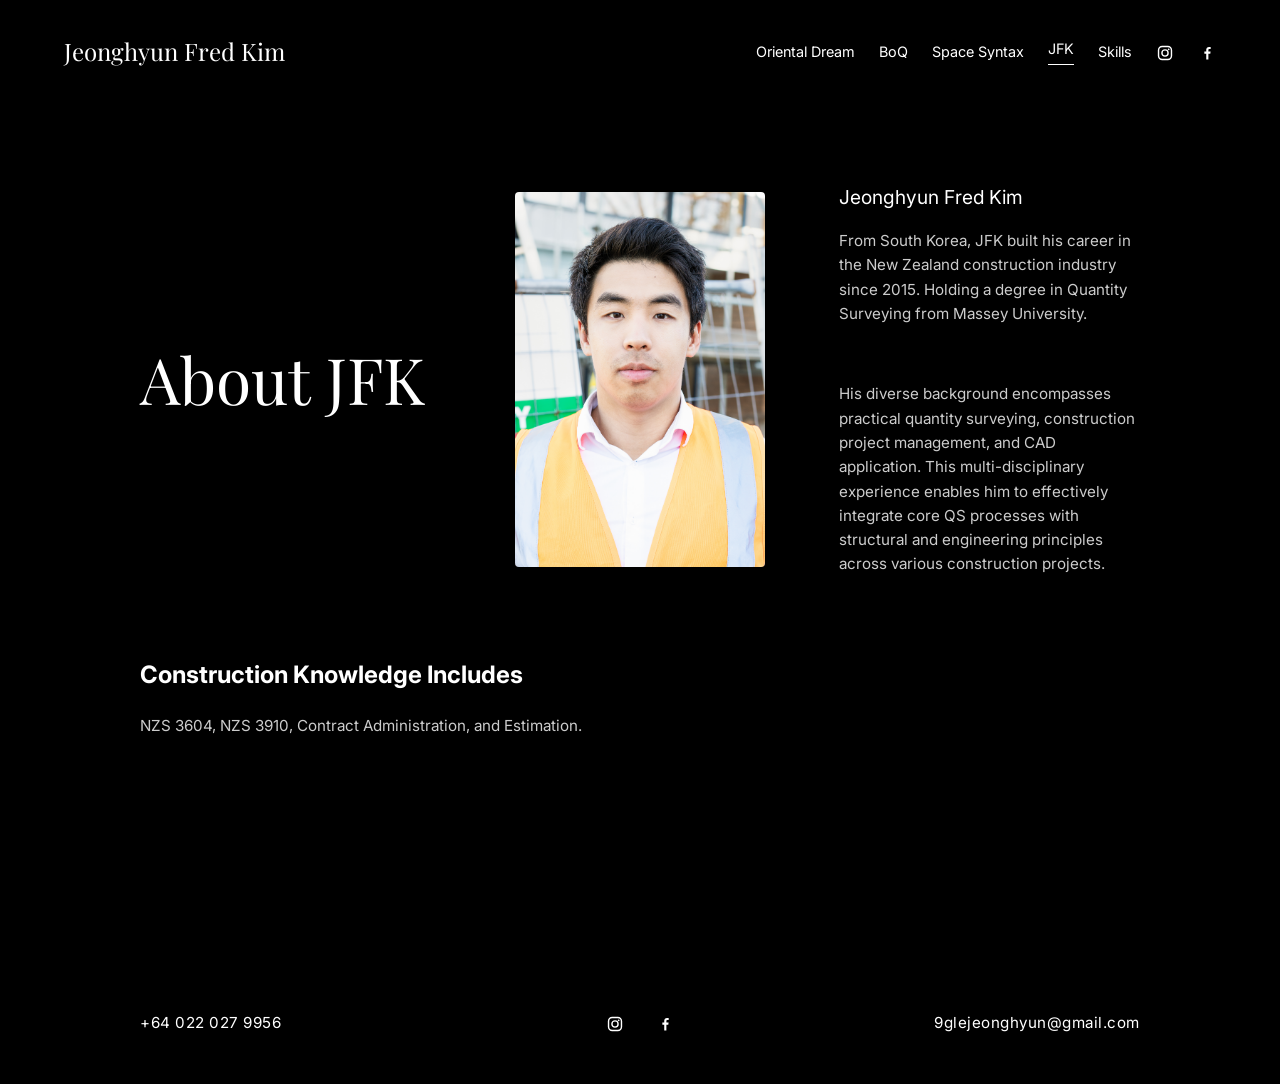
<file: index.html>
<!DOCTYPE html>
<html lang="en">
<head>
    <meta charset="UTF-8">
    <meta name="viewport" content="width=device-width, initial-scale=1.0, maximum-scale=5.0">
    <title>JFK — Jeonghyun Fred Kim</title>
    
    <meta name="description" content="Jeonghyun Fred Kim - Quantity Surveyor and Construction Professional in New Zealand.">
    <meta name="theme-color" content="#000000">

    <!-- 4. Favicon SVG 파일 연결 -->
    <link rel="icon" href="jfklogo.svg" type="image/svg+xml">
    <link rel="apple-touch-icon" href="jfklogo.svg">

    <link rel="stylesheet" href="style.css">
</head>
<body>

    <header>
        <a href="index.html" class="logo">Jeonghyun Fred Kim</a>
        <nav>
            <a href="oriental-dream.html">Oriental Dream</a>
            <a href="boq.html">BoQ</a>
            <a href="space-syntax.html">Space Syntax</a>
            <a href="index.html" class="active">JFK</a>
            <a href="skills.html">Skills</a>
            
            <!-- 3. 페이스북 & 인스타그램 로고 SVG 및 링크 (target="_blank"로 새창열기) -->
            <a href="https://www.instagram.com/gim_jeonghyun/" target="_blank" rel="noopener noreferrer" aria-label="Instagram">
                <img src="instagramlogo.svg" alt="Instagram" class="social-icon">
            </a>
            <a href="https://www.facebook.com/jeonghyunny" target="_blank" rel="noopener noreferrer" aria-label="Facebook">
                <img src="facebooklogo.svg" alt="Facebook" class="social-icon">
            </a>
        </nav>
    </header>

    <main>
        <section class="profile-section">
            <h1 class="page-title">About JFK</h1>
            
            <!-- 2. 프로필 사진 활용 (기존 화면과 동일한 레이아웃 적용) -->
            <div class="image-wrapper">
                <img src="profile.jpg" alt="Jeonghyun Fred Kim">
            </div>

            <div class="profile-text">
                <h2>Jeonghyun Fred Kim</h2>
                
                <!-- 1. 문법/표현이 냉정하게 교정된 소개글 -->
                <p>From South Korea, JFK built his career in the New Zealand construction industry since 2015. Holding a degree in Quantity Surveying from Massey University. </p>
                <br>
                <p>His diverse background encompasses practical quantity surveying, construction project management, and CAD application. This multi-disciplinary experience enables him to effectively integrate core QS processes with structural and engineering principles across various construction projects.</p>
            </div>
        </section>

        <!-- (선택 사항) 건설 지식 섹션 추가 가능 -->
        <section class="description-section">
            <h2>Construction Knowledge Includes</h2>
            <p>NZS 3604, NZS 3910, Contract Administration, and Estimation.</p>
        </section>
    </main>

    <!-- 페이지 맨 밑(Footer) 영역 - 사용자의 요청이 끊긴 부분 -->
    <footer>
        <!-- 추가 내용이 필요하다면 이 곳에 작성됩니다. -->
    </footer>

</body>
</html>

<!-- 8. FOOTER (하단 연락처 영역) -->
    <footer>
        <div class="footer-container">
            <!-- 좌측: 전화번호 -->
            <div class="footer-left">
                <p>+64 022 027 9956</p>
            </div>
            
            <!-- 중앙: 인스타그램 및 페이스북 로고 -->
            <div class="footer-center">
                <a href="https://www.instagram.com/gim_jeonghyun/" target="_blank" rel="noopener noreferrer" aria-label="Instagram">
                    <img src="instagramlogo.svg" alt="Instagram" class="social-icon">
                </a>
                <a href="url?id=18" target="_blank" rel="noopener noreferrer" aria-label="Facebook">
                    <img src="facebooklogo.svg" alt="Facebook" class="social-icon">
                </a>
            </div>
            
            <!-- 우측: 이메일 주소 -->
            <div class="footer-right">
                <p>9glejeonghyun@gmail.com</p>
            </div>
        </div>
    </footer>
</file>
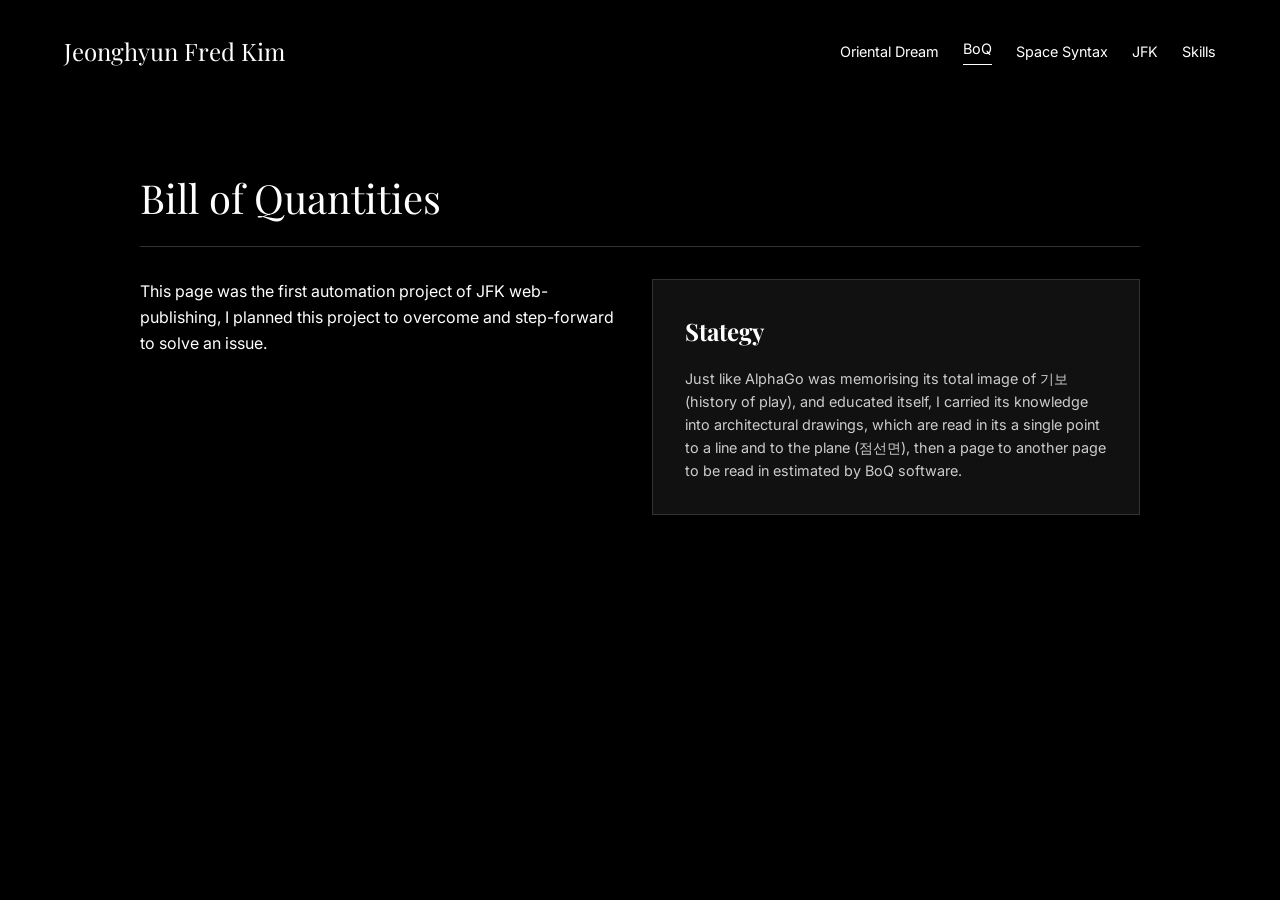
<file: BoQ.html>
<!DOCTYPE html>
<html lang="en">
<head>
    <meta charset="UTF-8">
    <meta name="viewport" content="width=device-width, initial-scale=1.0">
    <title>BoQ — Jeonghyun Fred Kim</title>
    <link rel="stylesheet" href="style.css">
</head>
<body>
    <header>
        <a href="index.html" class="logo">Jeonghyun Fred Kim</a>
        <nav>
            <a href="oriental-dream.html">Oriental Dream</a>
            <a href="boq.html" class="active">BoQ</a>
            <a href="space-syntax.html">Space Syntax</a>
            <a href="index.html">JFK</a>
            <a href="skills.html">Skills</a>
        </nav>
    </header>
    <main>
        <section class="BoQ-section">
            <h2 class="section-title">Bill of Quantities</h2>
            <div class="skills-grid"> 

	This page was the first automation project of JFK web-publishing, I planned this project to overcome and step-forward to solve an issue.

            <a href="skills_1.html" class="skill-card-link">
                    <div class="skill-card">
                        <h3>Stategy</h3>
                        <p>Just like AlphaGo was memorising its total image of 기보(history of play), and educated itself, I carried its knowledge into architectural drawings, which are read in its a single point to a line and to the plane (점선면), then a page to another page to be read in estimated by BoQ software.   </p>


                    </div>
             </a>
         
        </section>
    </main>
</body>
</html>
</file>
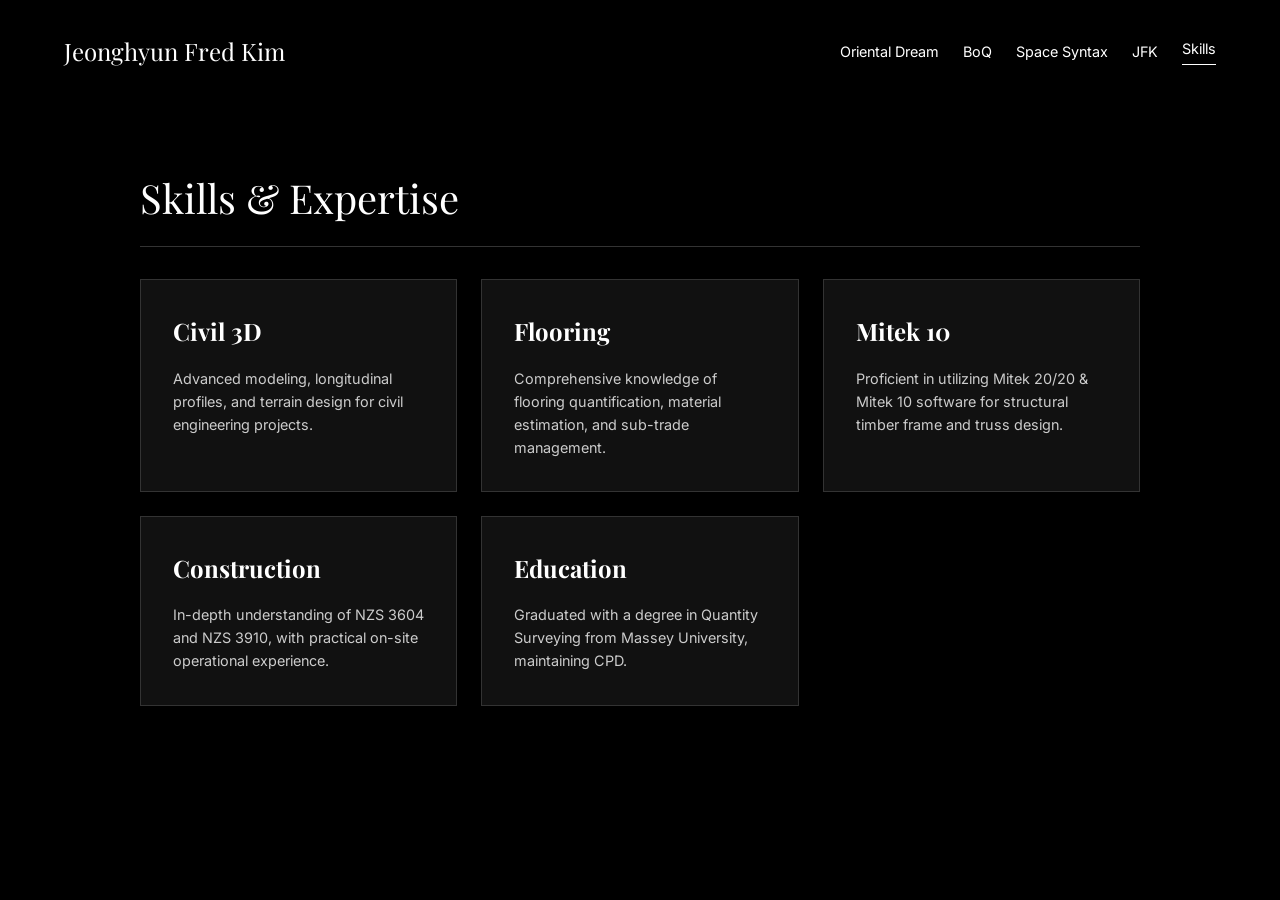
<file: skills.html>
<!DOCTYPE html>
<html lang="en">
<head>
    <meta charset="UTF-8">
    <meta name="viewport" content="width=device-width, initial-scale=1.0">
    <title>Skills — Jeonghyun Fred Kim</title>
    <link rel="stylesheet" href="style.css">
</head>
<body>
    <header>
        <a href="index.html" class="logo">Jeonghyun Fred Kim</a>
        <nav>
            <a href="oriental-dream.html">Oriental Dream</a>
            <a href="boq.html">BoQ</a>
            <a href="space-syntax.html">Space Syntax</a>
            <a href="index.html">JFK</a>
            <a href="skills.html" class="active">Skills</a>
        </nav>
    </header>
    <main>
        <section class="skills-section">
            <h2 class="section-title">Skills & Expertise</h2>
            <div class="skills-grid">
                <a href="skills_1.html" class="skill-card-link">
                    <div class="skill-card">
                        <h3>Civil 3D</h3>
                        <p>Advanced modeling, longitudinal profiles, and terrain design for civil engineering projects.</p>
                    </div>
                </a>
                <a href="skills_2.html" class="skill-card-link">
                    <div class="skill-card">
                        <h3>Flooring</h3>
                        <p>Comprehensive knowledge of flooring quantification, material estimation, and sub-trade management.</p>
                    </div>
                </a>
                <a href="skills_3.html" class="skill-card-link">
                    <div class="skill-card">
                        <h3>Mitek 10</h3>
                        <p>Proficient in utilizing Mitek 20/20 & Mitek 10 software for structural timber frame and truss design.</p>
                    </div>
                </a>
                <a href="skills_4.html" class="skill-card-link">
                    <div class="skill-card">
                        <h3>Construction</h3>
                        <p>In-depth understanding of NZS 3604 and NZS 3910, with practical on-site operational experience.</p>
                    </div>
                </a>
                <a href="skills_5.html" class="skill-card-link">
                    <div class="skill-card">
                        <h3>Education</h3>
                        <p>Graduated with a degree in Quantity Surveying from Massey University, maintaining CPD.</p>
                    </div>
                </a>
            </div>
        </section>
    </main>
</body>
</html>
</file>
<file: style.css>
@import url('https://fonts.googleapis.com/css2?family=Inter:wght@300;400;600&family=Playfair+Display:ital,wght@0,400;0,700;1,400&display=swap');

/* 1. BASE & RESET */
body { margin: 0; padding: 0; background-color: #000000; color: #ffffff; font-family: 'Inter', sans-serif; line-height: 1.6; }

/* 2. HEADER & NAVIGATION */
header { display: flex; justify-content: space-between; align-items: center; padding: 2rem 4rem; }
.logo { font-family: 'Playfair Display', serif; font-size: 1.5rem; color: #ffffff; text-decoration: none; }
nav { display: flex; gap: 1.5rem; align-items: center; }
nav a { color: #ffffff; text-decoration: none; font-size: 0.9rem; position: relative; }
nav a.active::after { content: ''; display: block; width: 100%; height: 1px; background: #ffffff; margin-top: 4px; }
.social-icon { width: 18px; height: auto; vertical-align: middle; transition: opacity 0.2s ease-in-out; }
nav a:hover .social-icon { opacity: 0.6; }

/* 3. MAIN CONTAINER */
main { max-width: 1000px; margin: 4rem auto; padding: 0 2rem; }
.page-title { font-family: 'Playfair Display', serif; font-size: 4rem; font-weight: 400; margin: 0; flex: 1; }

/* 4. INDEX PAGE */
.profile-section { display: flex; align-items: center; justify-content: space-between; gap: 3rem; margin-bottom: 4rem; }
.image-wrapper { flex: 1; display: flex; justify-content: center; }
.image-wrapper img { width: 250px; height: auto; object-fit: cover; border-radius: 4px; }
.profile-text { flex: 1; }
.profile-text h2 { font-size: 1.2rem; font-weight: 400; margin-bottom: 1rem; }
.profile-text p, .description-section p { font-size: 0.95rem; color: #cccccc; }
.description-section { margin-bottom: 4rem; max-width: 900px; }

/* 5. SKILLS PAGE (Grid) */
.skills-section { margin-bottom: 4rem; }
.section-title { font-family: 'Playfair Display', serif; font-size: 2.5rem; font-weight: 400; margin-bottom: 2rem; border-bottom: 1px solid #333; padding-bottom: 1rem; }
.skills-grid { display: grid; grid-template-columns: repeat(auto-fit, minmax(280px, 1fr)); gap: 1.5rem; }
.skill-card-link { text-decoration: none; color: inherit; display: block; }
.skill-card { background-color: #111111; padding: 2rem; border: 1px solid #333333; transition: transform 0.2s ease, border-color 0.2s ease; height: 100%; box-sizing: border-box; }
.skill-card:hover { transform: translateY(-5px); border-color: #666666; }
.skill-card h3 { font-family: 'Playfair Display', serif; font-size: 1.5rem; margin-top: 0; margin-bottom: 1rem; }
.skill-card p { font-size: 0.9rem; color: #cccccc; margin: 0; }

/* 6. SKILLS DETAIL PAGES */
.breadcrumb { margin-bottom: 2rem; }
.breadcrumb a { color: #888888; text-decoration: none; font-size: 0.95rem; transition: color 0.2s ease; }
.breadcrumb a:hover { color: #ffffff; }
.skill-detail-container { display: flex; gap: 4rem; align-items: center; }
.skill-detail-content { flex: 1; order: 1; }
.skill-detail-content h1 { font-family: 'Playfair Display', serif; font-size: 3rem; font-weight: 400; margin-bottom: 1.5rem; color: #ffffff; }
.lead-text { font-size: 1.1rem; color: #ffffff; margin-bottom: 2rem; line-height: 1.6; }
.detail-list { padding-left: 1.2rem; color: #cccccc; font-size: 1.05rem; }
.detail-list li { margin-bottom: 1.2rem; line-height: 1.6; }
.skill-detail-image { flex: 1.5; order: 2; }
.skill-detail-image img { width: 100%; height: auto; border-radius: 4px; border: 1px solid #333333; box-shadow: 0 8px 24px rgba(255, 255, 255, 0.04); }

/* 7. MOBILE RESPONSIVE */
@media screen and (max-width: 768px) {
    header { flex-direction: column; gap: 1.2rem; padding: 1.5rem 1rem; text-align: center; }
    nav { flex-wrap: wrap; justify-content: center; gap: 1rem; }
    main { padding: 0 1.2rem; margin: 2rem auto; }
    .profile-section { flex-direction: column; text-align: center; gap: 2rem; }
    .page-title, .skill-detail-content h1 { font-size: 2.2rem; }
    .image-wrapper img { width: 180px; }
    .skills-grid { grid-template-columns: 1fr; }
    .skill-detail-container { flex-direction: column; gap: 2.5rem; }
    .skill-detail-image { order: -1; flex: auto; }
    .skill-detail-content { order: 1; flex: auto; }
}

/* =========================================================
   8. FOOTER (하단 연락처 영역)
========================================================= */
footer {
    padding: 3rem 2rem;
    margin-top: 4rem;
    background-color: #000000;
}

.footer-container {
    max-width: 1000px;
    margin: 0 auto;
    display: flex;
    justify-content: space-between;
    align-items: center;
}

/* 좌측 및 우측 영역이 동일한 비율을 차지하도록 하여 중앙 아이콘이 정확히 가운데 오게 함 */
.footer-left, .footer-right {
    flex: 1;
}

.footer-left p, .footer-right p {
    margin: 0;
    font-size: 0.95rem;
    color: #ffffff;
    letter-spacing: 0.5px;
}

.footer-left p {
    text-align: left;
}

.footer-right p {
    text-align: right;
}

.footer-center {
    flex: 1;
    display: flex;
    justify-content: center;
    gap: 2rem; /* 인스타그램과 페이스북 아이콘 사이 간격 */
}

/* =========================================================
   9. 모바일 반응형 푸터 수정 (스마트폰 화면)
========================================================= */
@media screen and (max-width: 768px) {
    .footer-container {
        flex-direction: column;
        gap: 1.5rem;
    }
    
    .footer-left p, .footer-right p {
        text-align: center;
    }
    
    .footer-center {
        order: -1; /* 모바일에서는 SNS 아이콘이 전화번호/이메일보다 위에 오도록 배치 (시각적 안정감) */
        margin-bottom: 1rem;
    }
}
</file>
